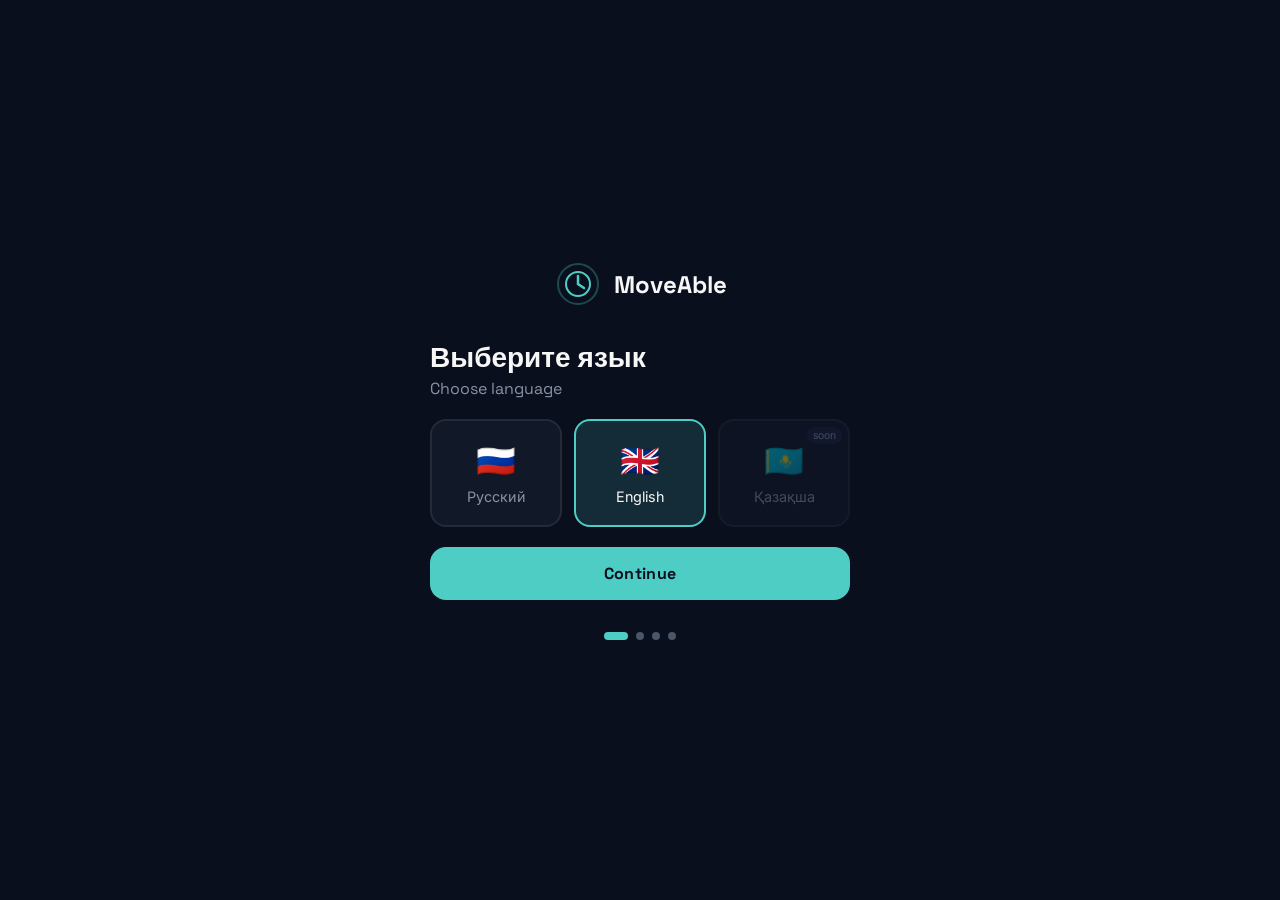
<file: index.html>
<!DOCTYPE html>
<html lang="ru">
<head>
  <meta charset="UTF-8" />
  <meta name="viewport" content="width=device-width, initial-scale=1.0" />
  <title>MoveAble Motion Lab</title>
  <link rel="preconnect" href="https://fonts.googleapis.com" />
  <link rel="preconnect" href="https://fonts.gstatic.com" crossorigin />
  <link href="https://fonts.googleapis.com/css2?family=Space+Grotesk:wght@300;400;500;600;700&family=Inter:wght@300;400;500;600&display=swap" rel="stylesheet" />
  <link rel="stylesheet" href="css/main.css" />
</head>
<body>

  <!-- ONBOARDING (shown on first visit) -->
  <div id="onboarding" class="onboarding hidden">
    <div class="onboarding__inner">
      <div class="onboarding__logo">
        <svg width="48" height="48" viewBox="0 0 48 48" fill="none">
          <circle cx="24" cy="24" r="20" stroke="#4ECDC4" stroke-width="2" opacity="0.3"/>
          <circle cx="24" cy="24" r="12" stroke="#4ECDC4" stroke-width="2"/>
          <path d="M24 16 L24 24 L30 28" stroke="#4ECDC4" stroke-width="2.5" stroke-linecap="round"/>
        </svg>
        <span>MoveAble</span>
      </div>

      <div class="onboarding__steps">

        <!-- Step 1: Language -->
        <div class="onboard-step active" data-step="1">
          <h2>Выберите язык<br/><span>Choose language</span></h2>
          <div class="lang-grid">
            <button class="lang-btn active" data-lang="ru" onclick="selectLang('ru')">
              <span class="lang-flag">🇷🇺</span>
              <span>Русский</span>
            </button>
            <button class="lang-btn" data-lang="en" onclick="selectLang('en')">
              <span class="lang-flag">🇬🇧</span>
              <span>English</span>
            </button>
            <button class="lang-btn soon" data-lang="kz" disabled>
              <span class="lang-flag">🇰🇿</span>
              <span>Қазақша</span>
              <span class="badge">soon</span>
            </button>
          </div>
          <button class="btn-primary" onclick="nextStep(2)" data-i18n="continue">Продолжить</button>
        </div>

        <!-- Step 2: Name -->
        <div class="onboard-step" data-step="2">
          <h2 data-i18n="whats_your_name">Как вас зовут?</h2>
          <p data-i18n="name_hint">Мы будем обращаться к вам по имени</p>
          <input type="text" id="onboard-name" class="input-field" placeholder="Ваше имя" data-i18n-placeholder="your_name" maxlength="40" />
          <button class="btn-primary" onclick="nextStep(3)" data-i18n="continue">Продолжить</button>
        </div>

        <!-- Step 3: Goal -->
        <div class="onboard-step" data-step="3">
          <h2 data-i18n="your_goal">Ваша цель</h2>
          <p data-i18n="goal_hint">Это поможет подобрать упражнения</p>
          <div class="goal-grid">
            <button class="goal-btn" data-goal="mobility" onclick="selectGoal(this)">
              <span class="goal-icon">🦽</span>
              <span data-i18n="goal_mobility">Мобильность</span>
            </button>
            <button class="goal-btn" data-goal="strength" onclick="selectGoal(this)">
              <span class="goal-icon">💪</span>
              <span data-i18n="goal_strength">Сила мышц</span>
            </button>
            <button class="goal-btn" data-goal="pain" onclick="selectGoal(this)">
              <span class="goal-icon">🩹</span>
              <span data-i18n="goal_pain">Снижение боли</span>
            </button>
            <button class="goal-btn" data-goal="balance" onclick="selectGoal(this)">
              <span class="goal-icon">⚖️</span>
              <span data-i18n="goal_balance">Баланс</span>
            </button>
            <button class="goal-btn" data-goal="recovery" onclick="selectGoal(this)">
              <span class="goal-icon">🏥</span>
              <span data-i18n="goal_recovery">Реабилитация</span>
            </button>
            <button class="goal-btn" data-goal="general" onclick="selectGoal(this)">
              <span class="goal-icon">✨</span>
              <span data-i18n="goal_general">Общее здоровье</span>
            </button>
          </div>
          <button class="btn-primary" onclick="nextStep(4)" data-i18n="continue">Продолжить</button>
        </div>

        <!-- Step 4: Physical info -->
        <div class="onboard-step" data-step="4">
          <h2 data-i18n="about_you">О вас</h2>
          <p data-i18n="optional_hint">Необязательно, но помогает</p>
          <div class="form-row">
            <div class="form-group">
              <label data-i18n="age">Возраст</label>
              <input type="number" id="onboard-age" class="input-field" placeholder="35" min="1" max="120" />
            </div>
            <div class="form-group">
              <label data-i18n="gender">Пол</label>
              <select id="onboard-gender" class="input-field">
                <option value="" data-i18n="not_specified">Не указан</option>
                <option value="m" data-i18n="male">Мужской</option>
                <option value="f" data-i18n="female">Женский</option>
              </select>
            </div>
          </div>
          <div class="form-row">
            <div class="form-group">
              <label data-i18n="height">Рост, см</label>
              <input type="number" id="onboard-height" class="input-field" placeholder="170" min="50" max="250" />
            </div>
            <div class="form-group">
              <label data-i18n="weight">Вес, кг</label>
              <input type="number" id="onboard-weight" class="input-field" placeholder="70" min="10" max="300" />
            </div>
          </div>
          <button class="btn-primary" onclick="finishOnboarding()" data-i18n="start">Начать!</button>
        </div>

      </div>

      <!-- Progress dots -->
      <div class="onboard-dots">
        <span class="dot active" data-dot="1"></span>
        <span class="dot" data-dot="2"></span>
        <span class="dot" data-dot="3"></span>
        <span class="dot" data-dot="4"></span>
      </div>
    </div>
  </div>

  <!-- MAIN APP -->
  <div id="app" class="app hidden">

    <!-- Bottom Navigation -->
    <nav class="bottom-nav">
      <a href="index.html" class="nav-item active" data-page="home">
        <svg width="24" height="24" viewBox="0 0 24 24" fill="none" stroke="currentColor" stroke-width="2" stroke-linecap="round" stroke-linejoin="round">
          <path d="M3 9l9-7 9 7v11a2 2 0 0 1-2 2H5a2 2 0 0 1-2-2z"/>
          <polyline points="9,22 9,12 15,12 15,22"/>
        </svg>
        <span data-i18n="nav_home">Главная</span>
      </a>
      <a href="exercises.html" class="nav-item" data-page="exercises">
        <svg width="24" height="24" viewBox="0 0 24 24" fill="none" stroke="currentColor" stroke-width="2" stroke-linecap="round" stroke-linejoin="round">
          <path d="M18 8h1a4 4 0 0 1 0 8h-1"/><path d="M2 8h16v9a4 4 0 0 1-4 4H6a4 4 0 0 1-4-4V8z"/>
          <line x1="6" y1="1" x2="6" y2="4"/><line x1="10" y1="1" x2="10" y2="4"/><line x1="14" y1="1" x2="14" y2="4"/>
        </svg>
        <span data-i18n="nav_exercises">Упражнения</span>
      </a>
      <a href="session.html" class="nav-item nav-item--cta" data-page="session">
        <svg width="28" height="28" viewBox="0 0 24 24" fill="none" stroke="currentColor" stroke-width="2" stroke-linecap="round" stroke-linejoin="round">
          <polygon points="5,3 19,12 5,21"/>
        </svg>
      </a>
      <a href="progress.html" class="nav-item" data-page="progress">
        <svg width="24" height="24" viewBox="0 0 24 24" fill="none" stroke="currentColor" stroke-width="2" stroke-linecap="round" stroke-linejoin="round">
          <line x1="18" y1="20" x2="18" y2="10"/><line x1="12" y1="20" x2="12" y2="4"/>
          <line x1="6" y1="20" x2="6" y2="14"/>
        </svg>
        <span data-i18n="nav_progress">Прогресс</span>
      </a>
      <a href="profile.html" class="nav-item" data-page="profile">
        <svg width="24" height="24" viewBox="0 0 24 24" fill="none" stroke="currentColor" stroke-width="2" stroke-linecap="round" stroke-linejoin="round">
          <path d="M20 21v-2a4 4 0 0 0-4-4H8a4 4 0 0 0-4 4v2"/>
          <circle cx="12" cy="7" r="4"/>
        </svg>
        <span data-i18n="nav_profile">Профиль</span>
      </a>
    </nav>

    <!-- HOME PAGE CONTENT -->
    <main class="page-content" id="page-home">

      <!-- Header -->
      <header class="home-header">
        <div class="greeting">
          <p class="greeting__sub" data-i18n="good_morning">Доброе утро,</p>
          <h1 class="greeting__name" id="greeting-name">—</h1>
        </div>
        <div class="header-streak">
          <span class="streak-fire">🔥</span>
          <span class="streak-count" id="header-streak">0</span>
        </div>
      </header>

      <!-- Today's Plan -->
      <section class="section">
        <div class="section-header">
          <h2 data-i18n="today_plan">План на сегодня</h2>
          <span class="section-tag" id="today-date"></span>
        </div>
        <div class="today-card" id="today-card">
          <div class="today-card__icon">💪</div>
          <div class="today-card__info">
            <h3 id="today-title" data-i18n="today_arms">Руки и плечи</h3>
            <p id="today-desc" data-i18n="today_desc">5 упражнений · 15 минут</p>
          </div>
          <button class="btn-start" onclick="window.location='session.html'" data-i18n="start_btn">Начать</button>
        </div>
      </section>

      <!-- Quick Stats -->
      <section class="section">
        <div class="stats-grid">
          <div class="stat-card">
            <span class="stat-card__value" id="stat-streak">0</span>
            <span class="stat-card__label" data-i18n="days_streak">дней подряд</span>
          </div>
          <div class="stat-card">
            <span class="stat-card__value" id="stat-sessions">0</span>
            <span class="stat-card__label" data-i18n="total_sessions">тренировок</span>
          </div>
          <div class="stat-card">
            <span class="stat-card__value" id="stat-minutes">0</span>
            <span class="stat-card__label" data-i18n="total_minutes">минут</span>
          </div>
        </div>
      </section>

      <!-- Weekly Schedule -->
      <section class="section">
        <h2 data-i18n="week_schedule">Расписание недели</h2>
        <div class="week-strip" id="week-strip"></div>
      </section>

      <!-- Quick Start Categories -->
      <section class="section">
        <h2 data-i18n="categories">Категории</h2>
        <div class="category-grid">
          <a href="exercises.html?cat=arms" class="category-card">
            <span class="category-card__icon">💪</span>
            <span data-i18n="cat_arms">Руки</span>
          </a>
          <a href="exercises.html?cat=legs" class="category-card">
            <span class="category-card__icon">🦵</span>
            <span data-i18n="cat_legs">Ноги</span>
          </a>
          <a href="exercises.html?cat=neck" class="category-card">
            <span class="category-card__icon">🧠</span>
            <span data-i18n="cat_neck">Шея</span>
          </a>
          <a href="exercises.html?cat=back" class="category-card">
            <span class="category-card__icon">🔙</span>
            <span data-i18n="cat_back">Спина</span>
          </a>
          <a href="exercises.html?cat=core" class="category-card">
            <span class="category-card__icon">⚡</span>
            <span data-i18n="cat_core">Корпус</span>
          </a>
          <a href="exercises.html?cat=full" class="category-card">
            <span class="category-card__icon">✨</span>
            <span data-i18n="cat_full">Разминка</span>
          </a>
        </div>
      </section>

      <!-- Motivation -->
      <section class="section section--last">
        <div class="motivation-card" id="motivation-card">
          <p class="motivation-card__quote" id="motivation-quote"></p>
        </div>
      </section>

    </main>
  </div>

  <script src="js/i18n.js"></script>
  <script src="js/storage.js"></script>
  <script src="js/app.js"></script>
  <script>
    initApp();
  </script>
</body>
</html>
</file>
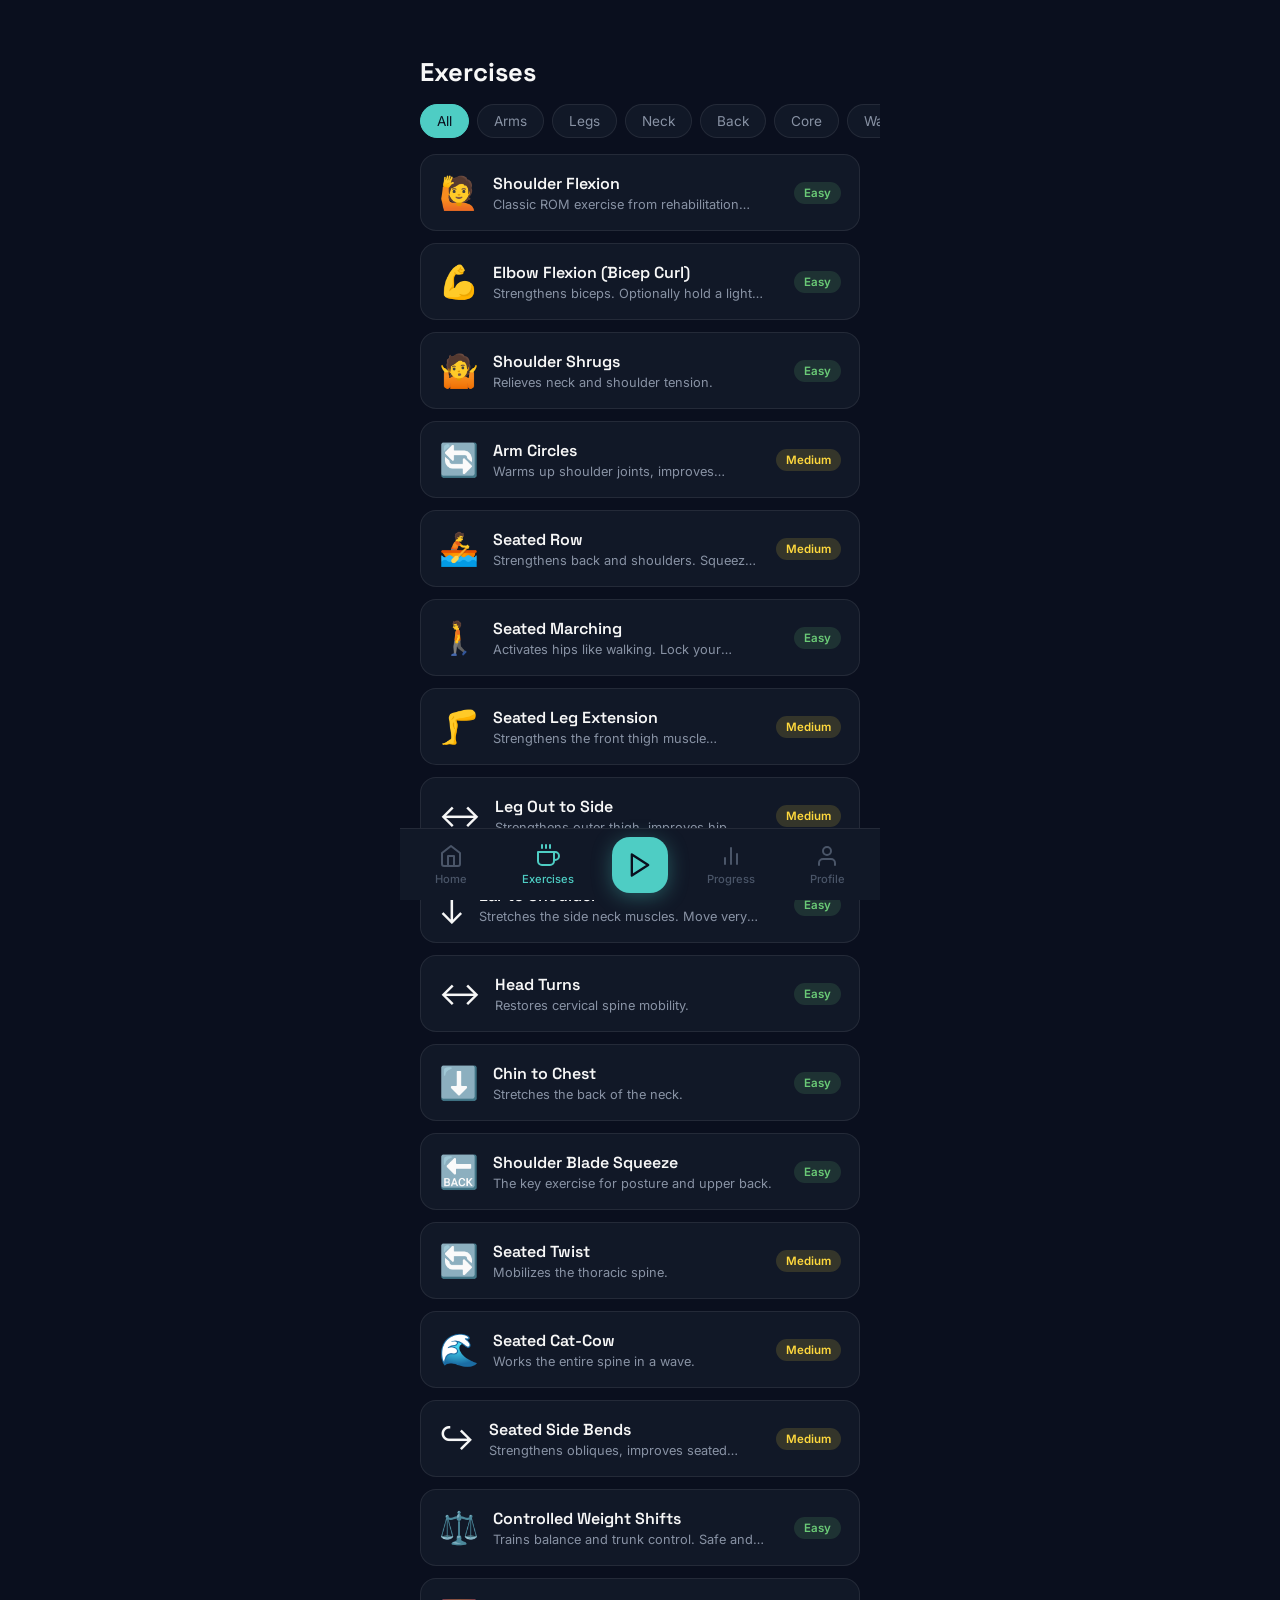
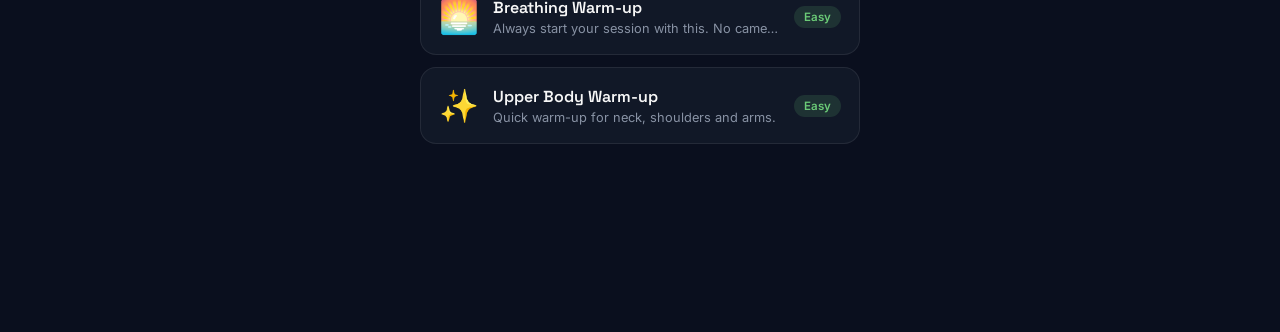
<file: exercises.html>
<!DOCTYPE html>
<html lang="ru">
<head>
  <meta charset="UTF-8" />
  <meta name="viewport" content="width=device-width, initial-scale=1.0" />
  <title>Упражнения — MoveAble</title>
  <link rel="preconnect" href="https://fonts.googleapis.com" />
  <link rel="preconnect" href="https://fonts.gstatic.com" crossorigin />
  <link href="https://fonts.googleapis.com/css2?family=Space+Grotesk:wght@300;400;500;600;700&family=Inter:wght@300;400;500;600&display=swap" rel="stylesheet" />
  <link rel="stylesheet" href="css/main.css" />
  <link rel="stylesheet" href="css/exercises.css" />
</head>
<body>
<div class="app">

  <nav class="bottom-nav">
    <a href="index.html" class="nav-item" data-page="home">
      <svg width="24" height="24" viewBox="0 0 24 24" fill="none" stroke="currentColor" stroke-width="2" stroke-linecap="round" stroke-linejoin="round"><path d="M3 9l9-7 9 7v11a2 2 0 0 1-2 2H5a2 2 0 0 1-2-2z"/><polyline points="9,22 9,12 15,12 15,22"/></svg>
      <span data-i18n="nav_home">Главная</span>
    </a>
    <a href="exercises.html" class="nav-item active" data-page="exercises">
      <svg width="24" height="24" viewBox="0 0 24 24" fill="none" stroke="currentColor" stroke-width="2" stroke-linecap="round" stroke-linejoin="round"><path d="M18 8h1a4 4 0 0 1 0 8h-1"/><path d="M2 8h16v9a4 4 0 0 1-4 4H6a4 4 0 0 1-4-4V8z"/><line x1="6" y1="1" x2="6" y2="4"/><line x1="10" y1="1" x2="10" y2="4"/><line x1="14" y1="1" x2="14" y2="4"/></svg>
      <span data-i18n="nav_exercises">Упражнения</span>
    </a>
    <a href="session.html" class="nav-item nav-item--cta" data-page="session">
      <svg width="28" height="28" viewBox="0 0 24 24" fill="none" stroke="currentColor" stroke-width="2" stroke-linecap="round" stroke-linejoin="round"><polygon points="5,3 19,12 5,21"/></svg>
    </a>
    <a href="progress.html" class="nav-item" data-page="progress">
      <svg width="24" height="24" viewBox="0 0 24 24" fill="none" stroke="currentColor" stroke-width="2" stroke-linecap="round" stroke-linejoin="round"><line x1="18" y1="20" x2="18" y2="10"/><line x1="12" y1="20" x2="12" y2="4"/><line x1="6" y1="20" x2="6" y2="14"/></svg>
      <span data-i18n="nav_progress">Прогресс</span>
    </a>
    <a href="profile.html" class="nav-item" data-page="profile">
      <svg width="24" height="24" viewBox="0 0 24 24" fill="none" stroke="currentColor" stroke-width="2" stroke-linecap="round" stroke-linejoin="round"><path d="M20 21v-2a4 4 0 0 0-4-4H8a4 4 0 0 0-4 4v2"/><circle cx="12" cy="7" r="4"/></svg>
      <span data-i18n="nav_profile">Профиль</span>
    </a>
  </nav>

  <main class="page-content">
    <header class="page-header">
      <h1 data-i18n="ex_page_title">Упражнения</h1>
    </header>

    <!-- Filter tabs -->
    <div class="filter-tabs" id="filter-tabs">
      <button class="filter-tab active" data-cat="all" onclick="filterExercises('all', this)" data-i18n="ex_all">Все</button>
      <button class="filter-tab" data-cat="arms" onclick="filterExercises('arms', this)" data-i18n="ex_arms">Руки</button>
      <button class="filter-tab" data-cat="legs" onclick="filterExercises('legs', this)" data-i18n="ex_legs">Ноги</button>
      <button class="filter-tab" data-cat="neck" onclick="filterExercises('neck', this)" data-i18n="ex_neck">Шея</button>
      <button class="filter-tab" data-cat="back" onclick="filterExercises('back', this)" data-i18n="ex_back">Спина</button>
      <button class="filter-tab" data-cat="core" onclick="filterExercises('core', this)" data-i18n="ex_core">Корпус</button>
      <button class="filter-tab" data-cat="full" onclick="filterExercises('full', this)" data-i18n="ex_full">Разминка</button>
    </div>

    <!-- Exercise list -->
    <div class="exercise-list" id="exercise-list"></div>

    <!-- Exercise Detail Modal -->
    <div class="modal-overlay hidden" id="modal-overlay" onclick="closeModal()">
      <div class="modal" id="exercise-modal" onclick="event.stopPropagation()">
        <button class="modal-close" onclick="closeModal()">✕</button>
        <div class="modal-icon" id="modal-icon"></div>
        <h2 class="modal-title" id="modal-title"></h2>
        <p class="modal-desc" id="modal-desc"></p>
        <div class="modal-meta" id="modal-meta"></div>
        <div class="modal-steps" id="modal-steps"></div>
        <button class="btn-primary" onclick="startExercise()" data-i18n="ex_start">Начать упражнение</button>
      </div>
    </div>

  </main>
</div>

<script src="js/i18n.js"></script>
<script src="js/storage.js"></script>
<script src="js/exercises.js"></script>
<script src="js/exercises-page.js"></script>
<script>
  initExercisesPage();
</script>
</body>
</html>
</file>
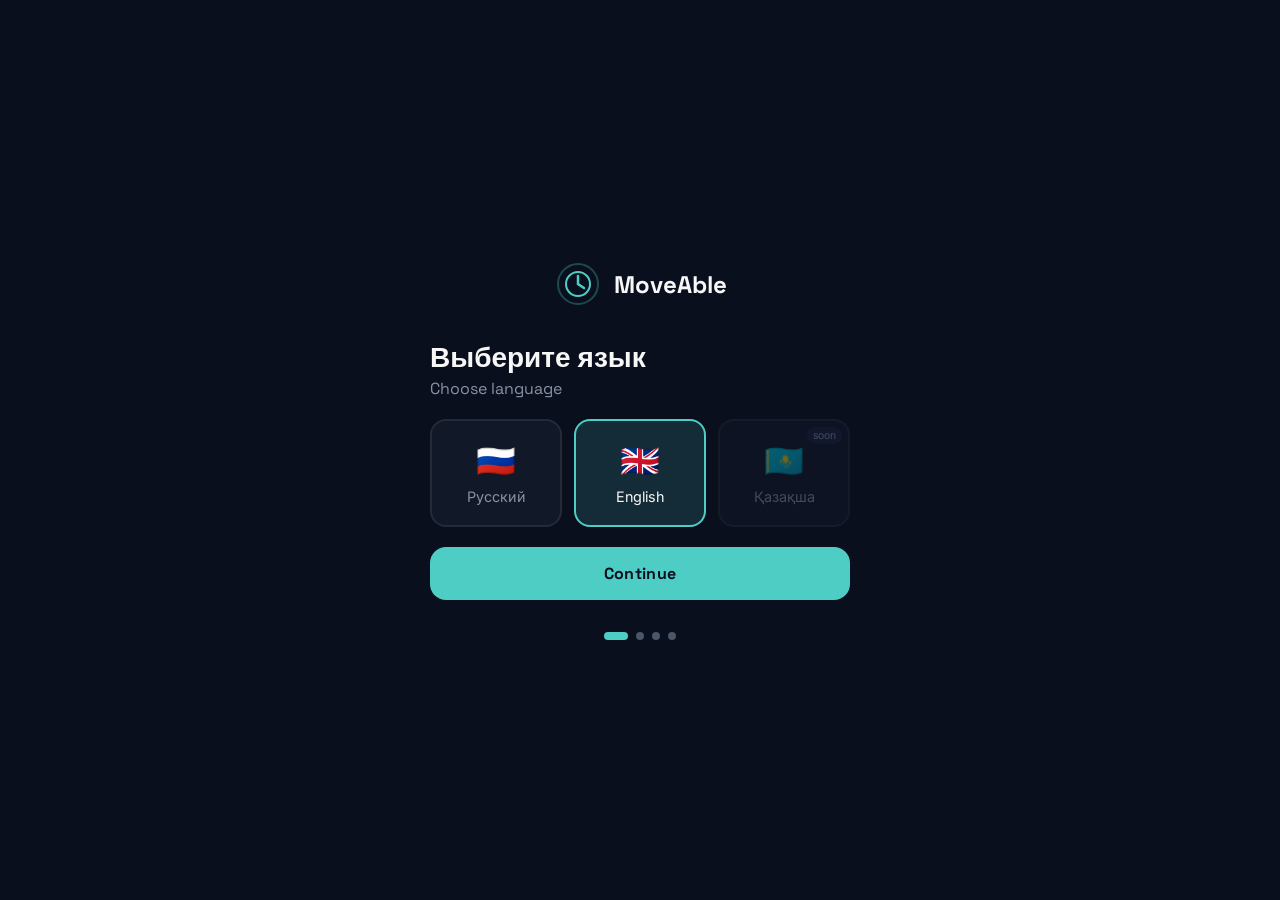
<file: profile.html>
<!DOCTYPE html>
<html lang="ru">
<head>
  <meta charset="UTF-8" />
  <meta name="viewport" content="width=device-width, initial-scale=1.0" />
  <title>Профиль — MoveAble</title>
  <link rel="preconnect" href="https://fonts.googleapis.com" />
  <link rel="preconnect" href="https://fonts.gstatic.com" crossorigin />
  <link href="https://fonts.googleapis.com/css2?family=Space+Grotesk:wght@300;400;500;600;700&family=Inter:wght@300;400;500;600&display=swap" rel="stylesheet" />
  <link rel="stylesheet" href="css/main.css" />
  <link rel="stylesheet" href="css/profile.css" />
</head>
<body>
<div class="app">

  <nav class="bottom-nav">
    <a href="index.html" class="nav-item" data-page="home">
      <svg width="24" height="24" viewBox="0 0 24 24" fill="none" stroke="currentColor" stroke-width="2" stroke-linecap="round" stroke-linejoin="round"><path d="M3 9l9-7 9 7v11a2 2 0 0 1-2 2H5a2 2 0 0 1-2-2z"/><polyline points="9,22 9,12 15,12 15,22"/></svg>
      <span data-i18n="nav_home">Главная</span>
    </a>
    <a href="exercises.html" class="nav-item" data-page="exercises">
      <svg width="24" height="24" viewBox="0 0 24 24" fill="none" stroke="currentColor" stroke-width="2" stroke-linecap="round" stroke-linejoin="round"><path d="M18 8h1a4 4 0 0 1 0 8h-1"/><path d="M2 8h16v9a4 4 0 0 1-4 4H6a4 4 0 0 1-4-4V8z"/><line x1="6" y1="1" x2="6" y2="4"/><line x1="10" y1="1" x2="10" y2="4"/><line x1="14" y1="1" x2="14" y2="4"/></svg>
      <span data-i18n="nav_exercises">Упражнения</span>
    </a>
    <a href="session.html" class="nav-item nav-item--cta" data-page="session">
      <svg width="28" height="28" viewBox="0 0 24 24" fill="none" stroke="currentColor" stroke-width="2" stroke-linecap="round" stroke-linejoin="round"><polygon points="5,3 19,12 5,21"/></svg>
    </a>
    <a href="progress.html" class="nav-item" data-page="progress">
      <svg width="24" height="24" viewBox="0 0 24 24" fill="none" stroke="currentColor" stroke-width="2" stroke-linecap="round" stroke-linejoin="round"><line x1="18" y1="20" x2="18" y2="10"/><line x1="12" y1="20" x2="12" y2="4"/><line x1="6" y1="20" x2="6" y2="14"/></svg>
      <span data-i18n="nav_progress">Прогресс</span>
    </a>
    <a href="profile.html" class="nav-item active" data-page="profile">
      <svg width="24" height="24" viewBox="0 0 24 24" fill="none" stroke="currentColor" stroke-width="2" stroke-linecap="round" stroke-linejoin="round"><path d="M20 21v-2a4 4 0 0 0-4-4H8a4 4 0 0 0-4 4v2"/><circle cx="12" cy="7" r="4"/></svg>
      <span data-i18n="nav_profile">Профиль</span>
    </a>
  </nav>

  <main class="page-content">

    <!-- Header -->
    <header class="profile-header">
      <h1 data-i18n="profile_title">Мой профиль</h1>
      <button class="btn-icon" id="edit-btn" onclick="toggleEdit()">
        <svg width="20" height="20" viewBox="0 0 24 24" fill="none" stroke="currentColor" stroke-width="2" stroke-linecap="round" stroke-linejoin="round"><path d="M11 4H4a2 2 0 0 0-2 2v14a2 2 0 0 0 2 2h14a2 2 0 0 0 2-2v-7"/><path d="M18.5 2.5a2.121 2.121 0 0 1 3 3L12 15l-4 1 1-4 9.5-9.5z"/></svg>
      </button>
    </header>

    <!-- Avatar + Name -->
    <section class="profile-hero">
      <div class="avatar-ring" id="avatar-ring">
        <div class="avatar-inner" id="avatar-display">
          <span id="avatar-initials">?</span>
        </div>
        <!-- SVG progress ring -->
        <svg class="ring-svg" viewBox="0 0 120 120">
          <circle class="ring-bg"       cx="60" cy="60" r="54" />
          <circle class="ring-progress" cx="60" cy="60" r="54" id="ring-progress" />
        </svg>
      </div>

      <div class="profile-name-block">
        <h2 id="profile-name-display">—</h2>
        <p class="profile-goal-display" id="profile-goal-display"></p>
      </div>

      <!-- Voice input hint -->
      <div class="voice-hint">
        <svg width="14" height="14" viewBox="0 0 24 24" fill="none" stroke="currentColor" stroke-width="2"><path d="M12 1a3 3 0 0 0-3 3v8a3 3 0 0 0 6 0V4a3 3 0 0 0-3-3z"/><path d="M19 10v2a7 7 0 0 1-14 0v-2"/><line x1="12" y1="19" x2="12" y2="23"/><line x1="8" y1="23" x2="16" y2="23"/></svg>
        <span id="voice-hint-text">Голосовой ввод имени доступен</span>
      </div>
    </section>

    <!-- Edit Form (hidden by default) -->
    <section class="section edit-form hidden" id="edit-form">
      <div class="form-group">
        <label data-i18n="profile_name">Имя</label>
        <div class="input-with-voice">
          <input type="text" id="edit-name" class="input-field" maxlength="40" />
          <button class="voice-btn" id="voice-btn" onclick="startVoiceInput()" title="Голосовой ввод">
            <svg width="18" height="18" viewBox="0 0 24 24" fill="none" stroke="currentColor" stroke-width="2"><path d="M12 1a3 3 0 0 0-3 3v8a3 3 0 0 0 6 0V4a3 3 0 0 0-3-3z"/><path d="M19 10v2a7 7 0 0 1-14 0v-2"/><line x1="12" y1="19" x2="12" y2="23"/><line x1="8" y1="23" x2="16" y2="23"/></svg>
          </button>
        </div>
      </div>
      <div class="form-row">
        <div class="form-group">
          <label data-i18n="age">Возраст</label>
          <input type="number" id="edit-age" class="input-field" min="1" max="120" />
        </div>
        <div class="form-group">
          <label data-i18n="gender">Пол</label>
          <select id="edit-gender" class="input-field">
            <option value="" data-i18n="not_specified">Не указан</option>
            <option value="m" data-i18n="male">Мужской</option>
            <option value="f" data-i18n="female">Женский</option>
          </select>
        </div>
      </div>
      <div class="form-row">
        <div class="form-group">
          <label data-i18n="height">Рост, см</label>
          <input type="number" id="edit-height" class="input-field" min="50" max="250" />
        </div>
        <div class="form-group">
          <label data-i18n="weight">Вес, кг</label>
          <input type="number" id="edit-weight" class="input-field" min="10" max="300" />
        </div>
      </div>
      <div class="form-group">
        <label data-i18n="your_goal">Цель</label>
        <select id="edit-goal" class="input-field">
          <option value="mobility"  data-i18n="goal_mobility">Мобильность</option>
          <option value="strength"  data-i18n="goal_strength">Сила мышц</option>
          <option value="pain"      data-i18n="goal_pain">Снижение боли</option>
          <option value="balance"   data-i18n="goal_balance">Баланс</option>
          <option value="recovery"  data-i18n="goal_recovery">Реабилитация</option>
          <option value="general"   data-i18n="goal_general">Общее здоровье</option>
        </select>
      </div>
      <button class="btn-primary" onclick="saveProfile()" data-i18n="profile_save">Сохранить</button>
    </section>

    <!-- Stats -->
    <section class="section">
      <div class="profile-stats">
        <div class="pstat">
          <span class="pstat__val" id="pstat-sessions">0</span>
          <span class="pstat__label" data-i18n="total_sessions">тренировок</span>
        </div>
        <div class="pstat pstat--accent">
          <span class="pstat__val" id="pstat-streak">0</span>
          <span class="pstat__label" data-i18n="days_streak">дней подряд</span>
        </div>
        <div class="pstat">
          <span class="pstat__val" id="pstat-minutes">0</span>
          <span class="pstat__label" data-i18n="total_minutes">минут</span>
        </div>
      </div>
    </section>

    <!-- Achievements -->
    <section class="section">
      <h2 data-i18n="profile_achievements">Достижения</h2>
      <div class="achievements-grid" id="achievements-grid"></div>
    </section>

    <!-- Session History -->
    <section class="section section--last">
      <h2 data-i18n="profile_history">История тренировок</h2>
      <div id="session-history"></div>
    </section>

  </main>
</div>

<script src="js/i18n.js"></script>
<script src="js/storage.js"></script>
<script src="js/profile.js"></script>
<script>
  initProfile();
</script>
</body>
</html>
</file>
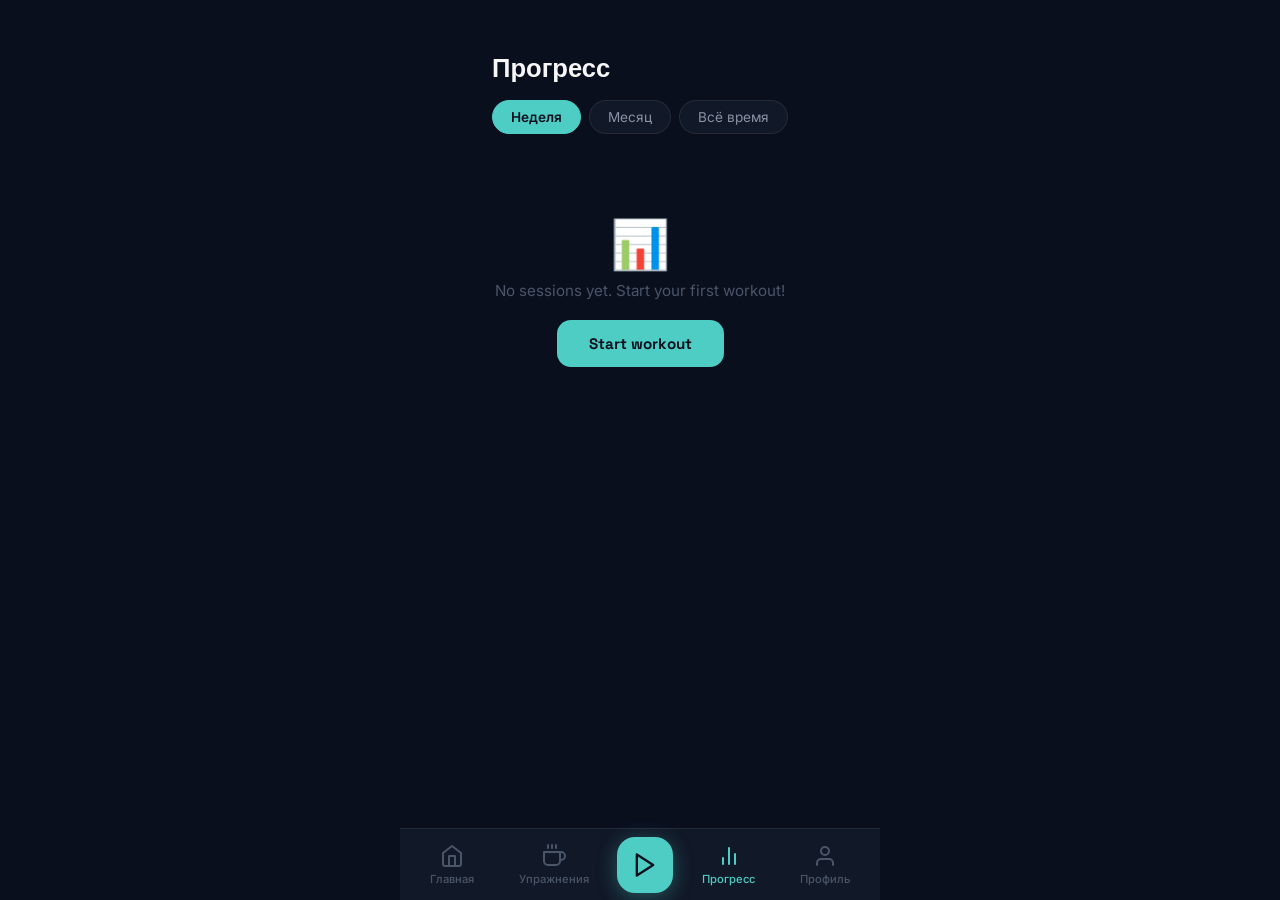
<file: progress.html>
<!DOCTYPE html>
<html lang="ru">
<head>
  <meta charset="UTF-8"/>
  <meta name="viewport" content="width=device-width, initial-scale=1.0"/>
  <title>Прогресс — MoveAble</title>
  <link rel="preconnect" href="https://fonts.googleapis.com"/>
  <link rel="preconnect" href="https://fonts.gstatic.com" crossorigin/>
  <link href="https://fonts.googleapis.com/css2?family=Space+Grotesk:wght@300;400;500;600;700&family=Inter:wght@300;400;500;600&display=swap" rel="stylesheet"/>
  <link rel="stylesheet" href="css/main.css"/>
  <style>
    .page-header{padding:52px 20px 16px}
    .page-header h1{font-family:'Space Grotesk',sans-serif;font-size:1.6rem;font-weight:700}
    .period-tabs{display:flex;gap:8px;padding:0 20px 20px}
    .period-tab{padding:8px 18px;background:#111827;border:1px solid rgba(255,255,255,.08);border-radius:20px;font-size:.85rem;color:#8892A4;cursor:pointer;transition:all .2s}
    .period-tab.active{background:#4ECDC4;color:#0A0F1E;border-color:#4ECDC4;font-weight:600}

    /* Big streak card */
    .streak-hero{margin:0 20px 20px;padding:24px;background:linear-gradient(135deg,#111827,#1A2540);border:1px solid rgba(78,205,196,.25);border-radius:24px;display:flex;align-items:center;gap:20px}
    .streak-ring{position:relative;width:96px;height:96px;flex-shrink:0}
    .streak-ring svg{transform:rotate(-90deg);width:100%;height:100%}
    .streak-ring-bg{fill:none;stroke:#1A2540;stroke-width:6}
    .streak-ring-fill{fill:none;stroke:#4ECDC4;stroke-width:6;stroke-linecap:round;stroke-dasharray:264;stroke-dashoffset:264;transition:stroke-dashoffset 1.2s cubic-bezier(.4,0,.2,1)}
    .streak-center{position:absolute;inset:0;display:flex;flex-direction:column;align-items:center;justify-content:center}
    .streak-num{font-family:'Space Grotesk',sans-serif;font-size:1.6rem;font-weight:700;color:#4ECDC4;line-height:1}
    .streak-fire{font-size:.9rem}
    .streak-info h3{font-family:'Space Grotesk',sans-serif;font-size:1.1rem;font-weight:700;margin-bottom:4px}
    .streak-info p{font-size:.82rem;color:#8892A4;line-height:1.5}

    /* Stats row */
    .stats-row{display:grid;grid-template-columns:repeat(3,1fr);gap:12px;padding:0 20px 20px}
    .stat-tile{background:#111827;border:1px solid rgba(255,255,255,.08);border-radius:16px;padding:16px;text-align:center}
    .stat-tile-val{font-family:'Space Grotesk',sans-serif;font-size:1.7rem;font-weight:700;color:#4ECDC4}
    .stat-tile-lbl{font-size:.72rem;color:#8892A4;margin-top:3px}

    /* Bar chart */
    .chart-wrap{margin:0 20px 24px}
    .chart-wrap h2{font-family:'Space Grotesk',sans-serif;font-size:1rem;font-weight:600;margin-bottom:14px}
    .bar-chart{display:flex;align-items:flex-end;gap:6px;height:100px}
    .bar-col{flex:1;display:flex;flex-direction:column;align-items:center;gap:4px}
    .bar{width:100%;background:rgba(78,205,196,.2);border-radius:6px 6px 0 0;transition:height .8s cubic-bezier(.4,0,.2,1);min-height:4px}
    .bar.active-bar{background:#4ECDC4}
    .bar-day{font-size:.65rem;color:#8892A4}

    /* Category breakdown */
    .cat-wrap{padding:0 20px 24px}
    .cat-wrap h2{font-family:'Space Grotesk',sans-serif;font-size:1rem;font-weight:600;margin-bottom:14px}
    .cat-row{display:flex;align-items:center;gap:12px;margin-bottom:12px}
    .cat-icon{font-size:1.4rem;width:36px;text-align:center}
    .cat-bar-wrap{flex:1}
    .cat-name{font-size:.82rem;font-weight:500;margin-bottom:4px}
    .cat-bar-bg{height:6px;background:rgba(255,255,255,.06);border-radius:3px;overflow:hidden}
    .cat-bar-fill{height:100%;background:#4ECDC4;border-radius:3px;transition:width 1s ease}
    .cat-count{font-size:.78rem;color:#8892A4;white-space:nowrap}

    /* Best streak */
    .best-streak-card{margin:0 20px 24px;padding:18px 20px;background:#111827;border:1px solid rgba(255,255,255,.08);border-radius:18px;display:flex;justify-content:space-between;align-items:center}
    .best-label{font-size:.85rem;color:#8892A4}
    .best-val{font-family:'Space Grotesk',sans-serif;font-size:1.5rem;font-weight:700;color:#FFD93D}

    /* Empty state */
    .empty-progress{text-align:center;padding:60px 20px;color:#4A5568}
    .empty-progress p{font-size:.95rem;margin-top:8px}
    .empty-btn{margin-top:20px;padding:14px 32px;background:#4ECDC4;color:#0A0F1E;border-radius:14px;border:none;font-family:'Space Grotesk',sans-serif;font-size:.95rem;font-weight:700;cursor:pointer}
  </style>
</head>
<body>
<div class="app">

  <nav class="bottom-nav">
    <a href="index.html" class="nav-item"><svg width="24" height="24" viewBox="0 0 24 24" fill="none" stroke="currentColor" stroke-width="2" stroke-linecap="round" stroke-linejoin="round"><path d="M3 9l9-7 9 7v11a2 2 0 0 1-2 2H5a2 2 0 0 1-2-2z"/><polyline points="9,22 9,12 15,12 15,22"/></svg><span>Главная</span></a>
    <a href="exercises.html" class="nav-item"><svg width="24" height="24" viewBox="0 0 24 24" fill="none" stroke="currentColor" stroke-width="2" stroke-linecap="round" stroke-linejoin="round"><path d="M18 8h1a4 4 0 0 1 0 8h-1"/><path d="M2 8h16v9a4 4 0 0 1-4 4H6a4 4 0 0 1-4-4V8z"/><line x1="6" y1="1" x2="6" y2="4"/><line x1="10" y1="1" x2="10" y2="4"/><line x1="14" y1="1" x2="14" y2="4"/></svg><span>Упражнения</span></a>
    <a href="session.html" class="nav-item nav-item--cta"><svg width="28" height="28" viewBox="0 0 24 24" fill="none" stroke="currentColor" stroke-width="2" stroke-linecap="round" stroke-linejoin="round"><polygon points="5,3 19,12 5,21"/></svg></a>
    <a href="progress.html" class="nav-item active"><svg width="24" height="24" viewBox="0 0 24 24" fill="none" stroke="currentColor" stroke-width="2" stroke-linecap="round" stroke-linejoin="round"><line x1="18" y1="20" x2="18" y2="10"/><line x1="12" y1="20" x2="12" y2="4"/><line x1="6" y1="20" x2="6" y2="14"/></svg><span>Прогресс</span></a>
    <a href="profile.html" class="nav-item"><svg width="24" height="24" viewBox="0 0 24 24" fill="none" stroke="currentColor" stroke-width="2" stroke-linecap="round" stroke-linejoin="round"><path d="M20 21v-2a4 4 0 0 0-4-4H8a4 4 0 0 0-4 4v2"/><circle cx="12" cy="7" r="4"/></svg><span>Профиль</span></a>
  </nav>

  <main class="page-content">
    <header class="page-header">
      <h1 id="page-title">Прогресс</h1>
    </header>

    <div class="period-tabs">
      <button class="period-tab active" onclick="setPeriod('week',this)" id="tab-week">Неделя</button>
      <button class="period-tab" onclick="setPeriod('month',this)" id="tab-month">Месяц</button>
      <button class="period-tab" onclick="setPeriod('all',this)" id="tab-all">Всё время</button>
    </div>

    <div id="progress-content"></div>
  </main>
</div>

<script src="js/i18n.js"></script>
<script src="js/storage.js"></script>
<script>
const lang = getLang() || detectLang();
setLang(lang);
let currentPeriod = 'week';

function setPeriod(period, btn) {
  currentPeriod = period;
  document.querySelectorAll('.period-tab').forEach(t => t.classList.remove('active'));
  btn.classList.add('active');
  renderProgress();
}

function renderProgress() {
  const sessions = getSessions();
  const stats    = getStats();
  const content  = document.getElementById('progress-content');

  if (!sessions.length) {
    content.innerHTML = `
      <div class="empty-progress">
        <div style="font-size:3rem">📊</div>
        <p>${lang==='en'?'No sessions yet. Start your first workout!':'Тренировок пока нет. Начни первую!'}</p>
        <button class="empty-btn" onclick="window.location='session.html'">${lang==='en'?'Start workout':'Начать тренировку'}</button>
      </div>`;
    return;
  }

  // Filter sessions by period
  const now = new Date();
  const filtered = sessions.filter(s => {
    const d = new Date(s.completedAt || s.date);
    if (currentPeriod === 'week') {
      const weekAgo = new Date(now); weekAgo.setDate(now.getDate()-7);
      return d >= weekAgo;
    }
    if (currentPeriod === 'month') {
      const monthAgo = new Date(now); monthAgo.setMonth(now.getMonth()-1);
      return d >= monthAgo;
    }
    return true;
  });

  const totalMin = filtered.reduce((s,x)=>s+(x.durationMin||0),0);

  // Streak ring (out of 7 days)
  const ringPct = Math.min(stats.streak/7, 1);
  const circumference = 264;
  const offset = circumference - ringPct * circumference;

  // Bar chart data — last 7 days
  const days = lang==='en' ? ['Mo','Tu','We','Th','Fr','Sa','Su'] : ['Пн','Вт','Ср','Чт','Пт','Сб','Вс'];
  const today = new Date();
  const startOfWeek = new Date(today);
  const dow = today.getDay();
  startOfWeek.setDate(today.getDate() - (dow===0?6:dow-1));
  const weekBars = [];
  for (let i=0;i<7;i++) {
    const d = new Date(startOfWeek); d.setDate(startOfWeek.getDate()+i);
    const ds = d.toISOString().split('T')[0];
    const count = sessions.filter(s=>s.date===ds).length;
    weekBars.push({ label: days[i], count, isToday: ds===today.toISOString().split('T')[0] });
  }
  const maxBar = Math.max(...weekBars.map(b=>b.count), 1);

  // Category breakdown
  const catCounts = {};
  filtered.forEach(s => { catCounts[s.category] = (catCounts[s.category]||0)+1; });
  const catData = [
    {cat:'arms', icon:'💪', label: lang==='en'?'Arms':'Руки'},
    {cat:'legs', icon:'🦵', label: lang==='en'?'Legs':'Ноги'},
    {cat:'back', icon:'🔙', label: lang==='en'?'Back':'Спина'},
    {cat:'neck', icon:'🧠', label: lang==='en'?'Neck':'Шея'},
    {cat:'core', icon:'⚡', label: lang==='en'?'Core':'Корпус'},
    {cat:'full', icon:'✨', label: lang==='en'?'Warm-up':'Разминка'},
  ].filter(c=>catCounts[c.cat]>0)
   .sort((a,b)=>(catCounts[b.cat]||0)-(catCounts[a.cat]||0));
  const maxCat = Math.max(...catData.map(c=>catCounts[c.cat]||0), 1);

  content.innerHTML = `
    <!-- Streak hero -->
    <div class="streak-hero">
      <div class="streak-ring">
        <svg viewBox="0 0 96 96">
          <circle class="streak-ring-bg" cx="48" cy="48" r="42"/>
          <circle class="streak-ring-fill" cx="48" cy="48" r="42" id="ring-fill"/>
        </svg>
        <div class="streak-center">
          <span class="streak-num">${stats.streak}</span>
          <span class="streak-fire">🔥</span>
        </div>
      </div>
      <div class="streak-info">
        <h3>${lang==='en'?'Current streak':'Текущая серия'}</h3>
        <p>${lang==='en'?`${stats.streak} days in a row`:`${stats.streak} ${stats.streak===1?'день':stats.streak<5?'дня':'дней'} подряд`}</p>
        <p style="margin-top:6px;color:#4ECDC4;font-size:.8rem">${lang==='en'?`Best: ${stats.bestStreak} days`:`Рекорд: ${stats.bestStreak} дн.`}</p>
      </div>
    </div>

    <!-- Stats row -->
    <div class="stats-row">
      <div class="stat-tile"><div class="stat-tile-val">${filtered.length}</div><div class="stat-tile-lbl">${lang==='en'?'sessions':'тренировок'}</div></div>
      <div class="stat-tile"><div class="stat-tile-val">${totalMin}</div><div class="stat-tile-lbl">${lang==='en'?'minutes':'минут'}</div></div>
      <div class="stat-tile"><div class="stat-tile-val">${stats.bestStreak}</div><div class="stat-tile-lbl">${lang==='en'?'best streak':'рекорд'}</div></div>
    </div>

    <!-- Week bar chart -->
    <div class="chart-wrap">
      <h2>${lang==='en'?'This week':'Эта неделя'}</h2>
      <div class="bar-chart">
        ${weekBars.map(b=>`
          <div class="bar-col">
            <div class="bar ${b.isToday?'active-bar':''}" style="height:${Math.max(4,(b.count/maxBar)*90)}px"></div>
            <span class="bar-day">${b.label}</span>
          </div>`).join('')}
      </div>
    </div>

    <!-- Category breakdown -->
    ${catData.length ? `
    <div class="cat-wrap">
      <h2>${lang==='en'?'By category':'По категориям'}</h2>
      ${catData.map(c=>`
        <div class="cat-row">
          <span class="cat-icon">${c.icon}</span>
          <div class="cat-bar-wrap">
            <div class="cat-name">${c.label}</div>
            <div class="cat-bar-bg"><div class="cat-bar-fill" style="width:${((catCounts[c.cat]||0)/maxCat)*100}%"></div></div>
          </div>
          <span class="cat-count">${catCounts[c.cat]||0} ${lang==='en'?'ses':'сес.'}</span>
        </div>`).join('')}
    </div>` : ''}
  `;

  // Animate ring after render
  setTimeout(() => {
    const ring = document.getElementById('ring-fill');
    if (ring) ring.style.strokeDashoffset = offset;
  }, 100);
}

renderProgress();
</script>
</body>
</html>
</file>
<file: css/main.css>
/* =============================================
   MoveAble Motion Lab — Design System
   Dark theme · Teal accent · Space Grotesk
   ============================================= */

:root {
  --bg:          #0A0F1E;
  --bg-card:     #111827;
  --bg-elevated: #1A2540;
  --accent:      #4ECDC4;
  --accent-dim:  rgba(78,205,196,0.15);
  --accent-glow: rgba(78,205,196,0.35);
  --danger:      #FF6B6B;
  --warning:     #FFD93D;
  --success:     #6BCB77;
  --text:        #F7F7F7;
  --text-muted:  #8892A4;
  --text-dim:    #4A5568;
  --border:      rgba(255,255,255,0.08);
  --radius-sm:   10px;
  --radius-md:   16px;
  --radius-lg:   24px;
  --radius-xl:   32px;
  --nav-height:  72px;
  --font-display: 'Space Grotesk', sans-serif;
  --font-body:    'Inter', sans-serif;
  --transition:  all 0.25s cubic-bezier(0.4, 0, 0.2, 1);
}

/* RESET */
*, *::before, *::after { box-sizing: border-box; margin: 0; padding: 0; }
html { font-size: 16px; -webkit-text-size-adjust: 100%; }
body {
  background: var(--bg);
  color: var(--text);
  font-family: var(--font-body);
  min-height: 100vh;
  overflow-x: hidden;
  -webkit-font-smoothing: antialiased;
}
a { text-decoration: none; color: inherit; }
button { cursor: pointer; border: none; background: none; font-family: inherit; }
input, select { font-family: inherit; }
img { max-width: 100%; display: block; }

/* UTILITIES */
.hidden { display: none !important; }

/* =============================================
   ONBOARDING
   ============================================= */
.onboarding {
  position: fixed; inset: 0; z-index: 1000;
  background: var(--bg);
  display: flex; align-items: center; justify-content: center;
  padding: 24px;
}

.onboarding__inner {
  width: 100%; max-width: 420px;
  display: flex; flex-direction: column; gap: 32px;
  align-items: center;
}

.onboarding__logo {
  display: flex; align-items: center; gap: 12px;
  font-family: var(--font-display);
  font-size: 1.5rem; font-weight: 700;
  color: var(--text);
}

.onboarding__steps { width: 100%; }

.onboard-step {
  display: none;
  flex-direction: column;
  gap: 20px;
  animation: stepIn 0.35s ease;
}
.onboard-step.active { display: flex; }

@keyframes stepIn {
  from { opacity: 0; transform: translateY(16px); }
  to   { opacity: 1; transform: translateY(0); }
}

.onboard-step h2 {
  font-family: var(--font-display);
  font-size: 1.75rem; font-weight: 700;
  line-height: 1.25;
}
.onboard-step h2 span {
  color: var(--text-muted);
  font-size: 1rem; font-weight: 400;
  display: block; margin-top: 4px;
}
.onboard-step p {
  color: var(--text-muted);
  font-size: 0.95rem;
}

/* Lang buttons */
.lang-grid {
  display: grid; grid-template-columns: repeat(3, 1fr); gap: 12px;
}
.lang-btn {
  position: relative;
  display: flex; flex-direction: column; align-items: center; gap: 8px;
  padding: 20px 12px;
  background: var(--bg-card);
  border: 2px solid var(--border);
  border-radius: var(--radius-md);
  font-size: 0.9rem; color: var(--text-muted);
  transition: var(--transition);
}
.lang-btn.active, .lang-btn:hover:not(:disabled) {
  border-color: var(--accent);
  color: var(--text);
  background: var(--accent-dim);
}
.lang-btn:disabled { opacity: 0.45; cursor: not-allowed; }
.lang-flag { font-size: 2rem; }
.badge {
  position: absolute; top: 6px; right: 6px;
  background: var(--bg-elevated);
  color: var(--text-muted);
  font-size: 0.65rem; padding: 2px 6px;
  border-radius: 20px;
}

/* Goal grid */
.goal-grid {
  display: grid; grid-template-columns: repeat(2, 1fr); gap: 12px;
}
.goal-btn {
  display: flex; align-items: center; gap: 10px;
  padding: 16px;
  background: var(--bg-card);
  border: 2px solid var(--border);
  border-radius: var(--radius-md);
  font-size: 0.95rem; color: var(--text-muted);
  text-align: left;
  transition: var(--transition);
}
.goal-btn.selected, .goal-btn:hover {
  border-color: var(--accent);
  color: var(--text);
  background: var(--accent-dim);
}
.goal-icon { font-size: 1.5rem; }

/* Form fields */
.form-row {
  display: grid; grid-template-columns: 1fr 1fr; gap: 12px;
}
.form-group {
  display: flex; flex-direction: column; gap: 6px;
}
.form-group label {
  font-size: 0.85rem; color: var(--text-muted);
  font-weight: 500;
}
.input-field {
  width: 100%;
  padding: 14px 16px;
  background: var(--bg-card);
  border: 2px solid var(--border);
  border-radius: var(--radius-md);
  color: var(--text);
  font-size: 1rem;
  transition: var(--transition);
  appearance: none;
}
.input-field:focus {
  outline: none;
  border-color: var(--accent);
  background: var(--accent-dim);
}
.input-field::placeholder { color: var(--text-dim); }
select.input-field { cursor: pointer; }
option { background: var(--bg-card); }

/* Primary button */
.btn-primary {
  width: 100%;
  padding: 16px;
  background: var(--accent);
  color: var(--bg);
  font-family: var(--font-display);
  font-size: 1rem; font-weight: 700;
  border-radius: var(--radius-md);
  transition: var(--transition);
  letter-spacing: 0.02em;
}
.btn-primary:hover {
  background: #5ED8CF;
  transform: translateY(-1px);
  box-shadow: 0 8px 24px var(--accent-glow);
}
.btn-primary:active { transform: translateY(0); }

/* Onboarding dots */
.onboard-dots {
  display: flex; gap: 8px;
}
.dot {
  width: 8px; height: 8px;
  border-radius: 50%;
  background: var(--text-dim);
  transition: var(--transition);
}
.dot.active {
  background: var(--accent);
  width: 24px;
  border-radius: 4px;
}

/* =============================================
   APP LAYOUT
   ============================================= */
.app {
  display: flex; flex-direction: column;
  min-height: 100vh;
}

.page-content {
  flex: 1;
  padding: 0 0 calc(var(--nav-height) + 16px);
  overflow-y: auto;
}

/* =============================================
   BOTTOM NAVIGATION
   ============================================= */
.bottom-nav {
  position: fixed; bottom: 0; left: 0; right: 0;
  height: var(--nav-height);
  background: var(--bg-card);
  border-top: 1px solid var(--border);
  display: flex; align-items: center; justify-content: space-around;
  padding: 0 8px;
  z-index: 100;
  backdrop-filter: blur(20px);
}

.nav-item {
  display: flex; flex-direction: column; align-items: center; gap: 4px;
  padding: 8px 16px;
  color: var(--text-dim);
  font-size: 0.7rem; font-weight: 500;
  border-radius: var(--radius-md);
  transition: var(--transition);
  min-width: 52px;
}
.nav-item:hover, .nav-item.active {
  color: var(--accent);
}
.nav-item svg { transition: var(--transition); }
.nav-item.active svg { stroke: var(--accent); }

.nav-item--cta {
  width: 56px; height: 56px;
  min-width: 56px;
  background: var(--accent);
  border-radius: 18px;
  color: var(--bg);
  padding: 0;
  box-shadow: 0 4px 20px var(--accent-glow);
  justify-content: center;
}
.nav-item--cta svg { stroke: var(--bg); }
.nav-item--cta:hover {
  color: var(--bg);
  background: #5ED8CF;
  transform: scale(1.05);
}

/* =============================================
   HOME PAGE
   ============================================= */
.home-header {
  display: flex; justify-content: space-between; align-items: flex-start;
  padding: 56px 20px 20px;
}

.greeting__sub {
  font-size: 0.9rem; color: var(--text-muted);
  margin-bottom: 4px;
}
.greeting__name {
  font-family: var(--font-display);
  font-size: 2rem; font-weight: 700;
  line-height: 1.1;
}

.header-streak {
  display: flex; align-items: center; gap: 4px;
  background: var(--bg-elevated);
  padding: 10px 14px;
  border-radius: var(--radius-md);
  border: 1px solid var(--border);
}
.streak-fire { font-size: 1.2rem; }
.streak-count {
  font-family: var(--font-display);
  font-size: 1.1rem; font-weight: 700;
  color: var(--warning);
}

/* Sections */
.section {
  padding: 0 20px 28px;
}
.section--last { padding-bottom: 8px; }

.section-header {
  display: flex; justify-content: space-between; align-items: center;
  margin-bottom: 14px;
}
.section h2 {
  font-family: var(--font-display);
  font-size: 1.1rem; font-weight: 600;
  margin-bottom: 14px;
}
.section-header h2 { margin-bottom: 0; }

.section-tag {
  font-size: 0.8rem; color: var(--text-muted);
  background: var(--bg-elevated);
  padding: 4px 10px; border-radius: 20px;
}

/* Today card */
.today-card {
  display: flex; align-items: center; gap: 14px;
  padding: 20px;
  background: linear-gradient(135deg, var(--bg-elevated), var(--bg-card));
  border: 1px solid var(--border);
  border-radius: var(--radius-lg);
  border-left: 4px solid var(--accent);
}
.today-card__icon { font-size: 2.5rem; flex-shrink: 0; }
.today-card__info { flex: 1; }
.today-card__info h3 {
  font-family: var(--font-display);
  font-size: 1.1rem; font-weight: 600;
  margin-bottom: 4px;
}
.today-card__info p {
  font-size: 0.85rem; color: var(--text-muted);
}
.btn-start {
  padding: 10px 18px;
  background: var(--accent);
  color: var(--bg);
  font-family: var(--font-display);
  font-size: 0.85rem; font-weight: 700;
  border-radius: var(--radius-sm);
  white-space: nowrap;
  transition: var(--transition);
}
.btn-start:hover {
  background: #5ED8CF;
  box-shadow: 0 4px 16px var(--accent-glow);
}

/* Stats grid */
.stats-grid {
  display: grid; grid-template-columns: repeat(3, 1fr); gap: 12px;
}
.stat-card {
  display: flex; flex-direction: column; align-items: center; gap: 4px;
  padding: 20px 12px;
  background: var(--bg-card);
  border: 1px solid var(--border);
  border-radius: var(--radius-md);
  text-align: center;
}
.stat-card__value {
  font-family: var(--font-display);
  font-size: 1.8rem; font-weight: 700;
  color: var(--accent);
}
.stat-card__label {
  font-size: 0.75rem; color: var(--text-muted);
}

/* Week strip */
.week-strip {
  display: grid; grid-template-columns: repeat(7, 1fr); gap: 8px;
}
.week-day {
  display: flex; flex-direction: column; align-items: center; gap: 6px;
  padding: 10px 4px;
  background: var(--bg-card);
  border: 1px solid var(--border);
  border-radius: var(--radius-sm);
  font-size: 0.7rem;
}
.week-day__label { color: var(--text-muted); font-weight: 500; }
.week-day__dot {
  width: 8px; height: 8px;
  border-radius: 50%;
  background: var(--text-dim);
}
.week-day.done .week-day__dot { background: var(--accent); }
.week-day.today {
  border-color: var(--accent);
  background: var(--accent-dim);
}
.week-day.today .week-day__label { color: var(--accent); font-weight: 700; }

/* Category grid */
.category-grid {
  display: grid; grid-template-columns: repeat(3, 1fr); gap: 12px;
}
.category-card {
  display: flex; flex-direction: column; align-items: center; gap: 8px;
  padding: 20px 8px;
  background: var(--bg-card);
  border: 1px solid var(--border);
  border-radius: var(--radius-md);
  font-size: 0.8rem; color: var(--text-muted);
  transition: var(--transition);
}
.category-card:hover {
  border-color: var(--accent);
  color: var(--text);
  background: var(--accent-dim);
  transform: translateY(-2px);
}
.category-card__icon { font-size: 1.8rem; }

/* Motivation */
.motivation-card {
  padding: 20px;
  background: var(--bg-elevated);
  border-radius: var(--radius-lg);
  border: 1px solid var(--border);
  text-align: center;
}
.motivation-card__quote {
  font-size: 0.95rem;
  color: var(--text-muted);
  font-style: italic;
  line-height: 1.6;
}

/* =============================================
   RESPONSIVE
   ============================================= */
@media (max-width: 360px) {
  .category-grid { grid-template-columns: repeat(2, 1fr); }
  .greeting__name { font-size: 1.6rem; }
  .week-strip { gap: 4px; }
  .week-day { padding: 8px 2px; }
}

@media (min-width: 768px) {
  .page-content { max-width: 480px; margin: 0 auto; }
  .bottom-nav { max-width: 480px; left: 50%; transform: translateX(-50%); }
}

/* Scrollbar */
::-webkit-scrollbar { width: 4px; }
::-webkit-scrollbar-track { background: transparent; }
::-webkit-scrollbar-thumb { background: var(--border); border-radius: 2px; }

/* Transitions for page load */
.app { animation: fadeIn 0.4s ease; }
@keyframes fadeIn {
  from { opacity: 0; }
  to   { opacity: 1; }
}
</file>
<file: css/exercises.css>
/* exercises.css */
.page-header {
  padding: 56px 20px 16px;
}
.page-header h1 {
  font-family: var(--font-display);
  font-size: 1.6rem; font-weight: 700;
}

.filter-tabs {
  display: flex; gap: 8px; overflow-x: auto;
  padding: 0 20px 16px;
  scrollbar-width: none;
}
.filter-tabs::-webkit-scrollbar { display: none; }
.filter-tab {
  flex-shrink: 0;
  padding: 8px 16px;
  background: var(--bg-card);
  border: 1px solid var(--border);
  border-radius: 20px;
  font-size: 0.85rem; color: var(--text-muted);
  transition: var(--transition);
}
.filter-tab.active, .filter-tab:hover {
  background: var(--accent);
  color: var(--bg);
  border-color: var(--accent);
}

.exercise-list {
  padding: 0 20px;
  display: flex; flex-direction: column; gap: 12px;
  padding-bottom: 100px;
}

.exercise-card {
  display: flex; align-items: center; gap: 14px;
  padding: 18px;
  background: var(--bg-card);
  border: 1px solid var(--border);
  border-radius: var(--radius-md);
  cursor: pointer;
  transition: var(--transition);
}
.exercise-card:hover {
  border-color: var(--accent);
  transform: translateY(-1px);
  box-shadow: 0 4px 16px rgba(0,0,0,0.3);
}
.ex-icon { font-size: 2rem; flex-shrink: 0; }
.ex-info { flex: 1; min-width: 0; }
.ex-name {
  font-family: var(--font-display);
  font-size: 1rem; font-weight: 600;
  white-space: nowrap; overflow: hidden; text-overflow: ellipsis;
}
.ex-desc {
  font-size: 0.8rem; color: var(--text-muted);
  margin-top: 3px;
  display: -webkit-box; -webkit-line-clamp: 1; -webkit-box-orient: vertical; overflow: hidden;
}
.ex-badge {
  padding: 4px 10px;
  border-radius: 20px;
  font-size: 0.72rem; font-weight: 600;
  flex-shrink: 0;
}
.badge-easy   { background: rgba(107,203,119,0.15); color: var(--success); }
.badge-medium { background: rgba(255,217,61,0.15);  color: var(--warning); }
.badge-hard   { background: rgba(255,107,107,0.15); color: var(--danger);  }

/* MODAL */
.modal-overlay {
  position: fixed; inset: 0; z-index: 200;
  background: rgba(0,0,0,0.7);
  backdrop-filter: blur(4px);
  display: flex; align-items: flex-end;
  padding: 0;
}
.modal {
  width: 100%; max-width: 480px; margin: 0 auto;
  background: var(--bg-card);
  border-radius: var(--radius-xl) var(--radius-xl) 0 0;
  padding: 28px 24px 40px;
  position: relative;
  max-height: 85vh; overflow-y: auto;
  animation: slideUp 0.3s ease;
}
@keyframes slideUp {
  from { transform: translateY(100%); }
  to   { transform: translateY(0); }
}
.modal-close {
  position: absolute; top: 20px; right: 20px;
  width: 36px; height: 36px;
  background: var(--bg-elevated);
  border-radius: 50%;
  color: var(--text-muted);
  font-size: 1rem;
  display: flex; align-items: center; justify-content: center;
}
.modal-close:hover { color: var(--text); }
.modal-icon { font-size: 3rem; margin-bottom: 12px; }
.modal-title {
  font-family: var(--font-display);
  font-size: 1.4rem; font-weight: 700;
  margin-bottom: 8px;
}
.modal-desc {
  color: var(--text-muted); font-size: 0.9rem;
  line-height: 1.6; margin-bottom: 16px;
}
.modal-meta {
  display: flex; gap: 12px; flex-wrap: wrap;
  margin-bottom: 20px;
}
.meta-tag {
  padding: 6px 12px;
  background: var(--bg-elevated);
  border-radius: 20px;
  font-size: 0.8rem; color: var(--text-muted);
}
.modal-steps {
  margin-bottom: 24px;
}
.step-item {
  display: flex; gap: 12px; align-items: flex-start;
  padding: 10px 0;
  border-bottom: 1px solid var(--border);
}
.step-item:last-child { border-bottom: none; }
.step-num {
  width: 24px; height: 24px; flex-shrink: 0;
  background: var(--accent-dim);
  border: 1px solid var(--accent);
  border-radius: 50%;
  display: flex; align-items: center; justify-content: center;
  font-size: 0.75rem; font-weight: 700;
  color: var(--accent);
}
.step-text { font-size: 0.9rem; color: var(--text); line-height: 1.5; }
</file>
<file: css/profile.css>
/* Profile page styles */

.profile-header {
  display: flex; justify-content: space-between; align-items: center;
  padding: 56px 20px 16px;
}
.profile-header h1 {
  font-family: var(--font-display);
  font-size: 1.6rem; font-weight: 700;
}
.btn-icon {
  width: 44px; height: 44px;
  display: flex; align-items: center; justify-content: center;
  background: var(--bg-elevated);
  border: 1px solid var(--border);
  border-radius: var(--radius-md);
  color: var(--text-muted);
  transition: var(--transition);
}
.btn-icon:hover { color: var(--accent); border-color: var(--accent); }

.profile-hero {
  display: flex; flex-direction: column; align-items: center; gap: 12px;
  padding: 20px 20px 28px;
}

/* Avatar with progress ring */
.avatar-ring {
  position: relative;
  width: 120px; height: 120px;
  flex-shrink: 0;
}
.ring-svg {
  position: absolute; inset: 0;
  width: 100%; height: 100%;
  transform: rotate(-90deg);
}
.ring-bg {
  fill: none;
  stroke: var(--bg-elevated);
  stroke-width: 4;
}
.ring-progress {
  fill: none;
  stroke: var(--accent);
  stroke-width: 4;
  stroke-linecap: round;
  stroke-dasharray: 339.29;
  stroke-dashoffset: 339.29;
  transition: stroke-dashoffset 1s cubic-bezier(0.4,0,0.2,1);
}
.avatar-inner {
  position: absolute;
  inset: 10px;
  background: var(--bg-elevated);
  border-radius: 50%;
  display: flex; align-items: center; justify-content: center;
}
#avatar-initials {
  font-family: var(--font-display);
  font-size: 2rem; font-weight: 700;
  color: var(--accent);
}

.profile-name-block { text-align: center; }
.profile-name-block h2 {
  font-family: var(--font-display);
  font-size: 1.5rem; font-weight: 700;
}
.profile-goal-display {
  font-size: 0.9rem; color: var(--text-muted);
  margin-top: 4px;
}

/* Voice hint */
.voice-hint {
  display: flex; align-items: center; gap: 6px;
  font-size: 0.75rem; color: var(--text-dim);
}

/* Input with voice */
.input-with-voice {
  position: relative; display: flex; align-items: center;
}
.input-with-voice .input-field { padding-right: 50px; }
.voice-btn {
  position: absolute; right: 12px;
  width: 32px; height: 32px;
  display: flex; align-items: center; justify-content: center;
  background: var(--bg-elevated);
  border: 1px solid var(--border);
  border-radius: 8px;
  color: var(--text-muted);
  transition: var(--transition);
}
.voice-btn:hover, .voice-btn.listening {
  color: var(--accent);
  border-color: var(--accent);
  background: var(--accent-dim);
}
.voice-btn.listening {
  animation: pulse 1s infinite;
}
@keyframes pulse {
  0%, 100% { box-shadow: 0 0 0 0 var(--accent-glow); }
  50%       { box-shadow: 0 0 0 8px transparent; }
}

/* Profile stats */
.profile-stats {
  display: grid; grid-template-columns: repeat(3, 1fr); gap: 12px;
}
.pstat {
  display: flex; flex-direction: column; align-items: center; gap: 4px;
  padding: 20px 8px;
  background: var(--bg-card);
  border: 1px solid var(--border);
  border-radius: var(--radius-md);
  text-align: center;
}
.pstat--accent { border-color: var(--accent); background: var(--accent-dim); }
.pstat__val {
  font-family: var(--font-display);
  font-size: 1.8rem; font-weight: 700;
  color: var(--accent);
}
.pstat--accent .pstat__val { color: var(--accent); }
.pstat__label { font-size: 0.72rem; color: var(--text-muted); }

/* Achievements */
.achievements-grid {
  display: grid; grid-template-columns: repeat(2, 1fr); gap: 12px;
  margin-top: 14px;
}
.achievement-card {
  display: flex; align-items: center; gap: 12px;
  padding: 16px;
  background: var(--bg-card);
  border: 1px solid var(--border);
  border-radius: var(--radius-md);
  transition: var(--transition);
}
.achievement-card.earned {
  border-color: var(--warning);
  background: rgba(255,217,61,0.08);
}
.achievement-card.locked { opacity: 0.4; }
.ach-icon { font-size: 1.8rem; flex-shrink: 0; }
.ach-info { flex: 1; min-width: 0; }
.ach-name {
  font-family: var(--font-display);
  font-size: 0.9rem; font-weight: 600;
  color: var(--text);
  white-space: nowrap; overflow: hidden; text-overflow: ellipsis;
}
.ach-desc { font-size: 0.75rem; color: var(--text-muted); margin-top: 2px; }

/* Session history */
#session-history { margin-top: 14px; }
.history-item {
  display: flex; align-items: center; gap: 12px;
  padding: 14px 16px;
  background: var(--bg-card);
  border: 1px solid var(--border);
  border-radius: var(--radius-md);
  margin-bottom: 8px;
}
.history-icon { font-size: 1.5rem; flex-shrink: 0; }
.history-info { flex: 1; }
.history-title {
  font-size: 0.95rem; font-weight: 600;
  color: var(--text);
}
.history-meta { font-size: 0.8rem; color: var(--text-muted); margin-top: 2px; }
.history-duration {
  font-family: var(--font-display);
  font-size: 0.9rem; font-weight: 600;
  color: var(--accent);
}
.empty-state {
  text-align: center;
  padding: 40px 20px;
  color: var(--text-muted);
  font-size: 0.95rem;
  white-space: pre-line;
  line-height: 1.6;
}

/* Edit form */
.edit-form { padding-top: 0; }
</file>
